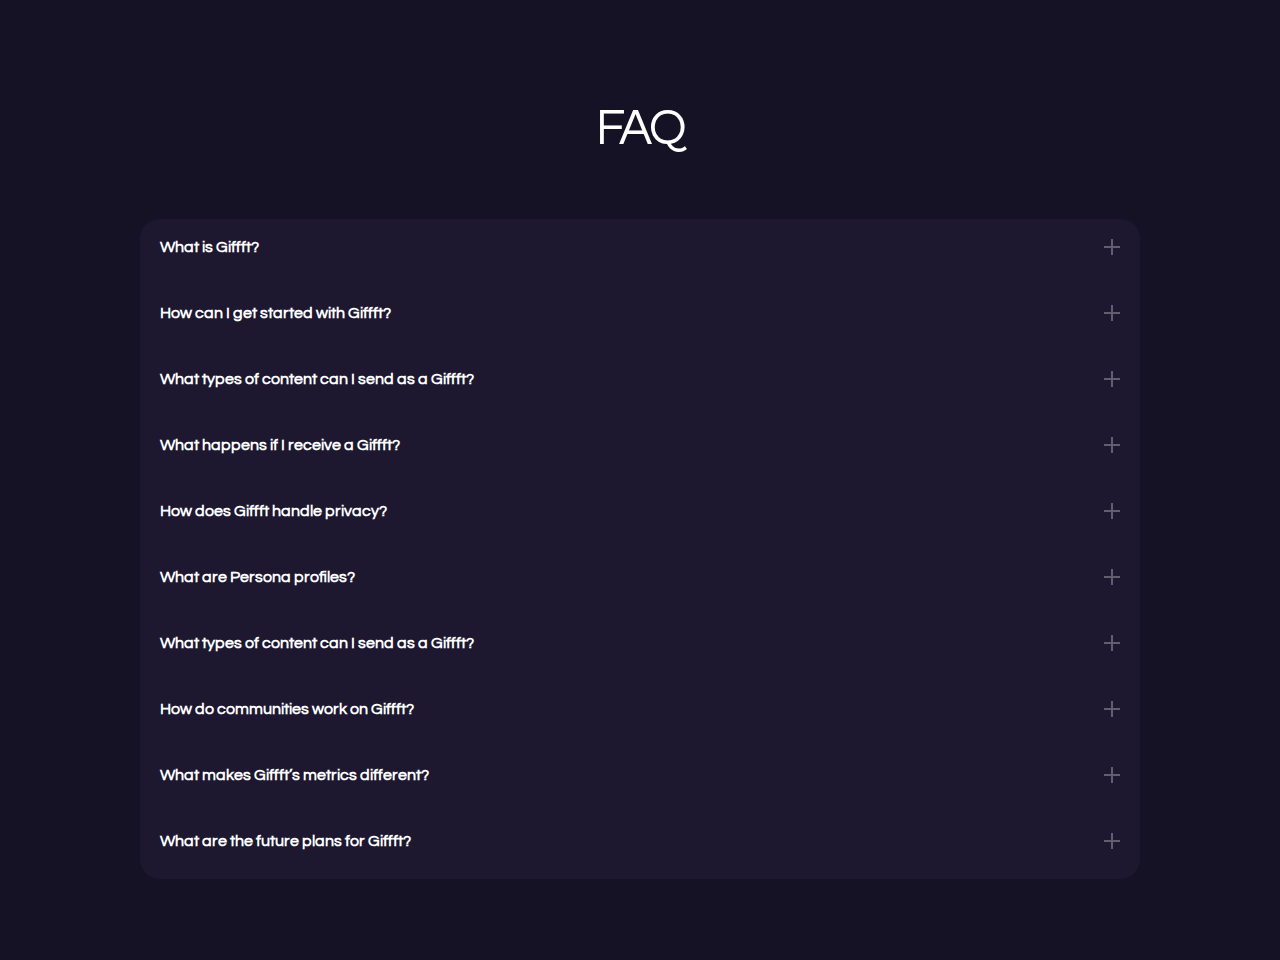
<file: faqs.html>
<!DOCTYPE html>
<html lang="en">

<head>
    <meta charset="UTF-8">
    <meta name="viewport" content="width=device-width, initial-scale=1.0">
    <title>FAQ Accordion</title>
    <link rel="stylesheet" href="style.css">
    <link href="https://fonts.googleapis.com/css2?family=Questrial&display=swap" rel="stylesheet">
</head>

<body>
    <div class="faq-container" id="hover-area">
        <div class="heading">
            <h1>FAQ</h1>
        </div>
        <div class="main">
            <div class="accordion">
                <div class="accordion-item">
                    <div class="accordion-header">
                        <div class="ques">What is Giffft?</div>
                        <span class="icon"></span>
                    </div>
                    <div class="accordion-body">
                        Giffft is an evolution of social media and community building. On Giffft, your persona, or
                        profile is created not from what you post, but from what others giffft you if you choose to show
                        it. It gives a dedicated space to show the expressions of others to you.
                        <br />
                        <br />
                        Giffft allows users to build community in a more visible place, where the friends of those in
                        the community can see external expressions, find that it interests them, and join.

                    </div>
                </div>

                <div class="accordion-item">
                    <div class="accordion-header">
                        <div class="ques">How can I get started with Giffft?</div>
                        <span class="icon"></span>
                    </div>
                    <div class="accordion-body">

                        Getting started with Giffft is easy! Simply download the Giffft app from the App Store or Google
                        Play Store, create an account, and start connecting with your friends and loved ones. Explore
                        the features, join or create communities, and begin sending Gifffts to your connections.

                    </div>
                </div>

                <div class="accordion-item">
                    <div class="accordion-header">
                        <div class="ques">What types of content can I send as a Giffft?</div>
                        <span class="icon"></span>
                    </div>
                    <div class="accordion-body">
                        You can send pictures, links, 30-second video expressions, memes, articles, and more. Giffft
                        supports a wide range of content types, allowing you to share what matters most to you with the
                        people you care about.
                    </div>
                </div>

                <div class="accordion-item">
                    <div class="accordion-header">
                        <div class="ques">What happens if I receive a Giffft?</div>
                        <span class="icon"></span>
                    </div>
                    <div class="accordion-body">
                        When you receive a Giffft, you have the option to 'Show' it or keep it private. If you choose to
                        'Show' it, the content becomes publicly visible on your profile, or 'Persona,' and can be seen
                        by others who would most care about it. This gives you control over what you want to share with
                        the world.
                    </div>
                </div>

                <div class="accordion-item">
                    <div class="accordion-header">
                        <div class="ques">How does Giffft handle privacy?</div>
                        <span class="icon"></span>
                    </div>
                    <div class="accordion-body">
                        Giffft is committed to empowering its users with robust privacy controls. You decide which
                        Gifffts to make public and which to keep private. Additionally, our platform allows you to
                        create and join both public and private communities, giving you the flexibility to share your
                        expressions in the way that best suits your needs.
                    </div>
                </div>
                <div class="accordion-item">
                    <div class="accordion-header">
                        <div class="ques">What are Persona profiles?</div>
                        <span class="icon"></span>
                    </div>
                    <div class="accordion-body">
                        Your Persona on Giffft is your public-facing profile where all the expressions you choose to
                        'Show' are displayed. It’s a curated space that reflects your most treasured connections and
                        valued expressions, showcasing the meaningful content you’ve received from others.
                    </div>
                </div>
                <div class="accordion-item">
                    <div class="accordion-header">
                        <div class="ques">What types of content can I send as a Giffft?</div>
                        <span class="icon"></span>
                    </div>
                    <div class="accordion-body">
                        You can send pictures, links, 30-second video expressions, memes, articles, and more. Giffft
                        supports a wide range of content types, allowing you to share what matters most to you with the
                        people you care about.
                    </div>
                </div>
                <div class="accordion-item">
                    <div class="accordion-header">
                        <div class="ques">How do communities work on Giffft?</div>
                        <span class="icon"></span>
                    </div>
                    <div class="accordion-body">
                        Communities on Giffft are vibrant, visual places where members can express themselves and
                        connect
                        with others. You can join or create communities that align with your interests. When members
                        Giffft each other within a community, these connections become visible to friends of the
                        members, fostering organic growth and collaboration.
                    </div>
                </div>
                <div class="accordion-item">
                    <div class="accordion-header">
                        <div class="ques">What makes Giffft’s metrics different?</div>
                        <span class="icon"></span>
                    </div>
                    <div class="accordion-body">
                        Giffft focuses on meaningful interactions rather than superficial metrics.
                        <br />
                        <br />
                        FAM: When you follow someone and they follow you back, you become FAM. This mutual follow is
                        visible to others, promoting authentic connections rather than inflated follower counts.
                        Views: Giffft shows the number of views on content but does not count likes, reducing the
                        pressure to seek validation through numbers and fostering genuine engagement.

                    </div>
                </div>
                <div class="accordion-item">
                    <div class="accordion-header">
                        <div class="ques">What are the future plans for Giffft?</div>
                        <span class="icon"></span>
                    </div>
                    <div class="accordion-body">
                        Giffft aims to continually evolve and transform the social media ecosystem. Our roadmap includes
                        expanding our user base and enhancing our features.. We are dedicated to empowering users
                        through magical connections, delightful experiences, and self-realization.
                    </div>
                </div>
            </div>
        </div>
        <div class="dynamic-circle" id="dynamicCircle"></div>
    </div>

    <script src="index.js"></script>
</body>

</html>
</file>
<file: style.css>
body {
    margin: 0;
    padding: 41px 75px;
    background-color: #161226;
    color: white;
    font-family: "Questrial", sans-serif;
}

.homepage {
    overflow: hidden;
}

.container {
    display: flex;
    flex-direction: column;
    justify-content: center;
    align-items: center;
    padding: 40px;
}

.faq-container {
    display: flex;
    flex-direction: column;
    justify-content: center;
    align-items: center;
    padding: 40px;
}

.faq-link {
    width: 100%;
    display: block;
    text-align: left;
    z-index: 999;
    cursor: pointer;
}

.faq-link a {
    color: #c2bdcb;
    text-decoration: none;
    font-size: 20px;
    line-height: 24px;
}

.faq-link a:hover {
    text-decoration: underline;
}

.logo img {
    width: 165px;
    height: 130px;
    margin-top: 14px;
    margin-right: 8px;
    border-radius: inherit;
    object-fit: cover;
    object-position: center;
    image-rendering: auto;
}

h2 {
    font-size: 36px;
    font-weight: 300;
    line-height: 44px;
    margin-top: 27px;
    margin-bottom: 5px;
    text-align: center;
}

.description {
    display: flex;
    justify-content: center;
    align-items: center;
    flex-direction: column;
    font-size: 20px;
    text-align: center;
    color: #c2bdcb;
    margin-bottom: 63px;
}

.description .first {
    margin-right: 4px;
    margin-top: 6px;
}

.description .secondary {
    margin: 0;
    margin-top: 4px;
    line-height: 1;
}

.second {
    margin-top: -20px;
}

.store-buttons {
    margin-right: 3px;
    display: flex;
    gap: 31px;
}

.store-buttons img {
    width: 218px;
    height: 54px;
    object-fit: contain;
    cursor: pointer;
}

.background-circle {
    position: fixed;
    width: 400px;
    height: 400px;
    background-size: 100% 100%;
}

.circle-left {
    bottom: 150px;
    left: -150px;
    z-index: -9999999;
}

.circle-right {
    top: -150px;
    right: -100px;
    z-index: -9999999;
}

.background-circle {
    position: fixed;
    width: 400px;
    height: 400px;
    background-size: 100% 100%;
}

.circle-left {
    bottom: 160px;
    left: -155px;
    background-image: url('data:image/svg+xml;utf8,%3Csvg%20xmlns%3D%22http%3A%2F%2Fwww.w3.org%2F2000%2Fsvg%22%20xmlns%3Axlink%3D%22http%3A%2F%2Fwww.w3.org%2F1999%2Fxlink%22%20viewBox%3D%220%200%20410%20410%22%3E%3Cg%3E%3Cdefs%3E%3CradialGradient%20id%3D%22idss11196725724_1g-2069340292%22%20cy%3D%220.5%22%20cx%3D%220.5%22%20r%3D%220.5%22%20gradientTransform%3D%22translate(0.5%2C%200.5)%20scale(1%201)%20translate(-0.5%2C%20-0.5)%22%3E%3Cstop%20offset%3D%220%22%20stop-color%3D%22rgba(255%2C%200%2C%20153%2C%200.37)%22%20stop-opacity%3D%220.37%22%3E%3C%2Fstop%3E%3Cstop%20offset%3D%221%22%20stop-color%3D%22rgba(255%2C%200%2C%200%2C%200)%22%20stop-opacity%3D%220%22%3E%3C%2Fstop%3E%3C%2FradialGradient%3E%3C%2Fdefs%3E%3Cpath%20d%3D%22M%20201%200%20C%20312.009%200%20402%2089.991%20402%20201%20C%20402%20312.009%20312.009%20402%20201%20402%20C%2089.991%20402%200%20312.009%200%20201%20C%200%2089.991%2089.991%200%20201%200%20Z%22%20fill%3D%22url(%23idss11196725724_1g-2069340292)%22%3E%3C%2Fpath%3E%3C%2Fg%3E%3C%2Fsvg%3E');
}

.circle-right {
    top: -150px;
    right: -100px;
    background-image: url('data:image/svg+xml;utf8,%3Csvg%20xmlns%3D%22http%3A%2F%2Fwww.w3.org%2F2000%2Fsvg%22%20xmlns%3Axlink%3D%22http%3A%2F%2Fwww.w3.org%2F1999%2Fxlink%22%20viewBox%3D%220%200%20410%20410%22%3E%3Cg%3E%3Cdefs%3E%3CradialGradient%20id%3D%22idss11711836158_1g-739207416%22%20cy%3D%220.5%22%20cx%3D%220.5%22%20r%3D%220.5%22%20gradientTransform%3D%22translate(0.5%2C%200.5)%20scale(1%201)%20translate(-0.5%2C%20-0.5)%22%3E%3Cstop%20offset%3D%220%22%20stop-color%3D%22rgba(17%2C%200%2C%20255%2C%200.37)%22%20stop-opacity%3D%220.37%22%3E%3C%2Fstop%3E%3Cstop%20offset%3D%221%22%20stop-color%3D%22rgba(72%2C%200%2C%20255%2C%200)%22%20stop-opacity%3D%220%22%3E%3C%2Fstop%3E%3C%2FradialGradient%3E%3C%2Fdefs%3E%3Cpath%20d%3D%22M%20201%200%20C%20312.009%200%20402%2089.991%20402%20201%20C%20402%20312.009%20312.009%20402%20201%20402%20C%2089.991%20402%200%20312.009%200%20201%20C%200%2089.991%2089.991%200%20201%200%20Z%22%20fill%3D%22url(%23idss11711836158_1g-739207416)%22%3E%3C%2Fpath%3E%3C%2Fg%3E%3C%2Fsvg%3E');
}


.heading {
    height: 80px;
    margin-bottom: 58px;
}

.heading h1 {
    margin-top: 22px;
    font-size: 50px;
    font-weight: 400;
    letter-spacing: -2.6px;
}

.accordion {
    width: 100%;
    max-width: 1000px;
}

.ques {
    font-weight: 600;
}

.accordion-item:first-child {
    border-top-left-radius: 20px;
    border-top-right-radius: 20px;
}

.accordion-item:last-child {
    border-bottom-left-radius: 20px;
    border-bottom-right-radius: 20px;
}

.accordion-item {
    background-color: #1d1830;
    overflow: hidden;
    transition: max-height 0.5s ease, padding 0.5s ease;
}

.main {
    width: 100%;
    display: flex;
    align-items: center;
    justify-content: center;
}

.accordion-header {
    display: flex;
    justify-content: space-between;
    align-items: center;
    padding: 20px;
    cursor: pointer;
}

.accordion-header span {
    font-size: 16px;
    font-weight: 600;
}

.icon {
    width: 16px;
    height: 16px;
    position: relative;
    display: flex;
    justify-content: center;
    align-items: center;
}

.icon::before,
.icon::after {
    content: '';
    position: absolute;
    width: 100%;
    height: 2px;
    background-color: #615e6f;
    transition: transform 0.3s ease;
}

.icon::before {
    transform: rotate(0deg);
}

.icon::after {
    transform: rotate(90deg);
}

.accordion-body {
    max-height: 0;
    padding: 0 20px;
    margin-bottom: -10px;
    overflow: hidden;
    transition: max-height 0.5s ease, padding 0.5s ease;
    font-family: "Inter", sans-serif;
    font-weight: 600;
    letter-spacing: 0px;
    line-height: 1.5em;
    text-align: left;
    color: #ffffff80;
    margin-bottom: 10px;
}

.accordion-body p {
    font-size: 16px;
    font-weight: 600;
    color: #8e8c98;
    margin-top: -15px;
    text-align: left;
}

.accordion-item.active .accordion-body {
    max-height: 500px;
}

.accordion-item.active .icon::before {
    transform: rotate(45deg);
}

.accordion-item.active .icon::after {
    transform: rotate(135deg);
}

#dynamicCircle {
    position: fixed;
    top: 0;
    left: 0;
    width: 300px;
    height: 300px;
    background-image: url('data:image/svg+xml;utf8,%3Csvg%20xmlns%3D%22http%3A%2F%2Fwww.w3.org%2F2000%2Fsvg%22%20xmlns%3Axlink%3D%22http%3A%2F%2Fwww.w3.org%2F1999%2Fxlink%22%20viewBox%3D%220%200%20320%20320%22%3E%3Cg%3E%3Cdefs%3E%3CradialGradient%20id%3D%22idss9440166731_1g1763961616%22%20cy%3D%220.5%22%20cx%3D%220.5%22%20r%3D%220.5%22%20gradientTransform%3D%22translate(0.5%2C%200.5)%20scale(1%201)%20translate(-0.5%2C%20-0.5)%22%3E%3Cstop%20offset%3D%220%22%20stop-color%3D%22rgba(140%2C%200%2C%20255%2C%200.25)%22%20stop-opacity%3D%220.25%22%3E%3C%2Fstop%3E%3Cstop%20offset%3D%221%22%20stop-color%3D%22rgba(140%2C%200%2C%20255%2C%200)%22%20stop-opacity%3D%220%22%3E%3C%2Fstop%3E%3C%2FradialGradient%3E%3C%2Fdefs%3E%3Cpath%20d%3D%22M%20160%200%20C%20248.366%200%20320%2071.634%20320%20160%20C%20320%20248.366%20248.366%20320%20160%20320%20C%2071.634%20320%200%20248.366%200%20160%20C%200%2071.634%2071.634%200%20160%200%20Z%22%20fill%3D%22url(%23idss9440166731_1g1763961616)%22%3E%3C%2Fpath%3E%3C%2Fg%3E%3C%2Fsvg%3E');
    background-size: 100% 100%;
    pointer-events: none;
    z-index: 999;
    transform: translate(-50%, -50%);
    opacity: 0;
    transition: opacity 0.3s;
}

@media (max-width: 768px) {
    .faq-container {
        padding: 0;
    }

    h1 {
        font-size: 36px;
        margin-bottom: 30px;
    }

    .main {
        margin-bottom: 30px;
    }

    .accordion-header span {
        font-size: 14px;
    }

    .ques {
        width: 90%;
    }

    .logo {
        margin-bottom: -3px;
    }

    .icon {
        width: 20px;
        height: 20px;
    }

    .accordion-body p {
        font-size: 14px;
    }

    body {
        padding: 41px 29px;
    }

    .container {
        padding: 40px 30px;
    }

    .faq-link {
        text-align: right;
    }

    .container h2 {
        font-size: 30px;
    }

    .description {
        line-height: 22px;
        font-size: 18px;
        margin-bottom: 93px;
    }

    .store-buttons {
        flex-direction: column;
        margin: 0;
        gap: 27px;
    }

    .circle-left {
        bottom: -130px;
        left: -190px;
    }

    .circle-right {
        top: -170px;
        right: -150px;
    }

    .android {
        margin-top: -20px;
    }

    .secondary {
        display: inline;
        margin-top: 10px;
    }
}

@media (max-width: 480px) {
    .heading h1 {
        font-size: 32px;
        margin-bottom: 22px;
    }

    .accordion {
        text-align: left;
        line-height: 1.5;
    }

    .accordion-header {
        padding: 24px;
    }

    .accordion-header span {
        font-size: 16px;
    }

    .icon {
        width: 14px;
        height: 14px;
    }

    .accordion-body p {
        font-size: 14px;
    }
}
</file>
